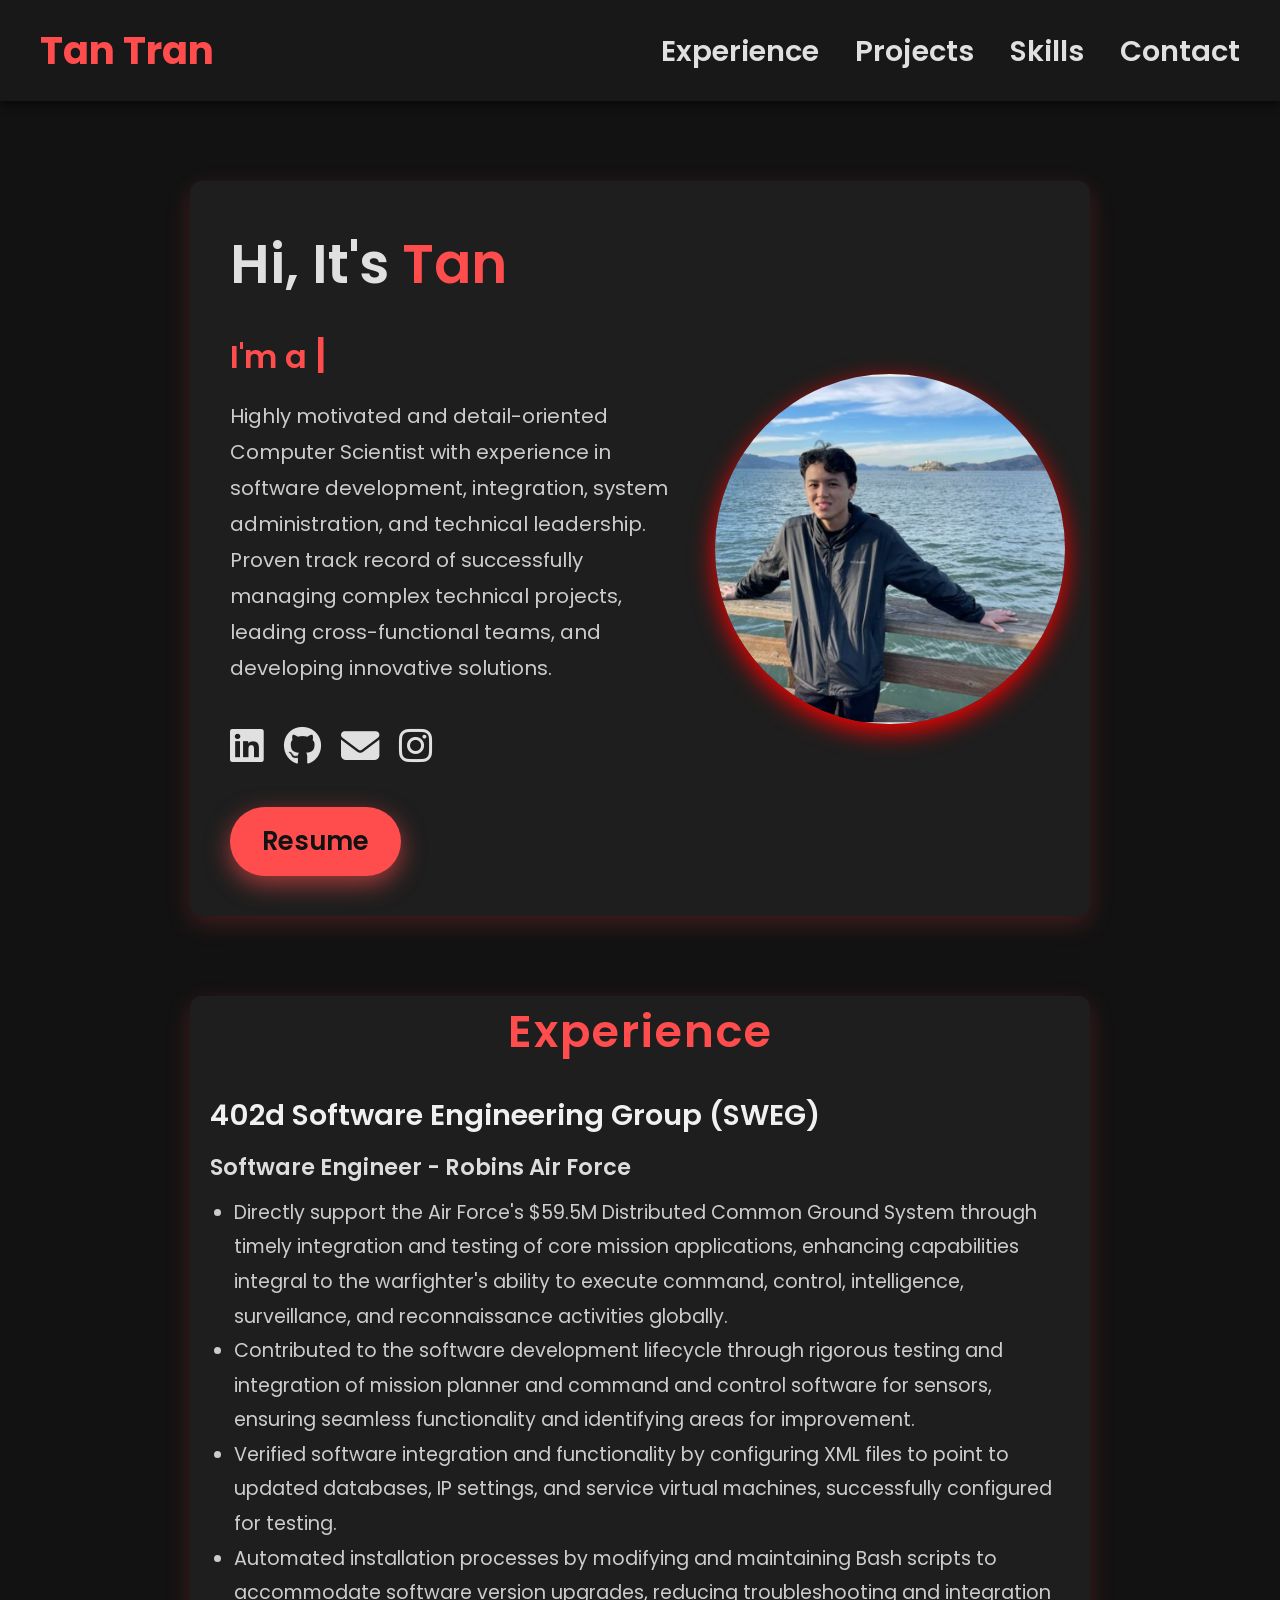
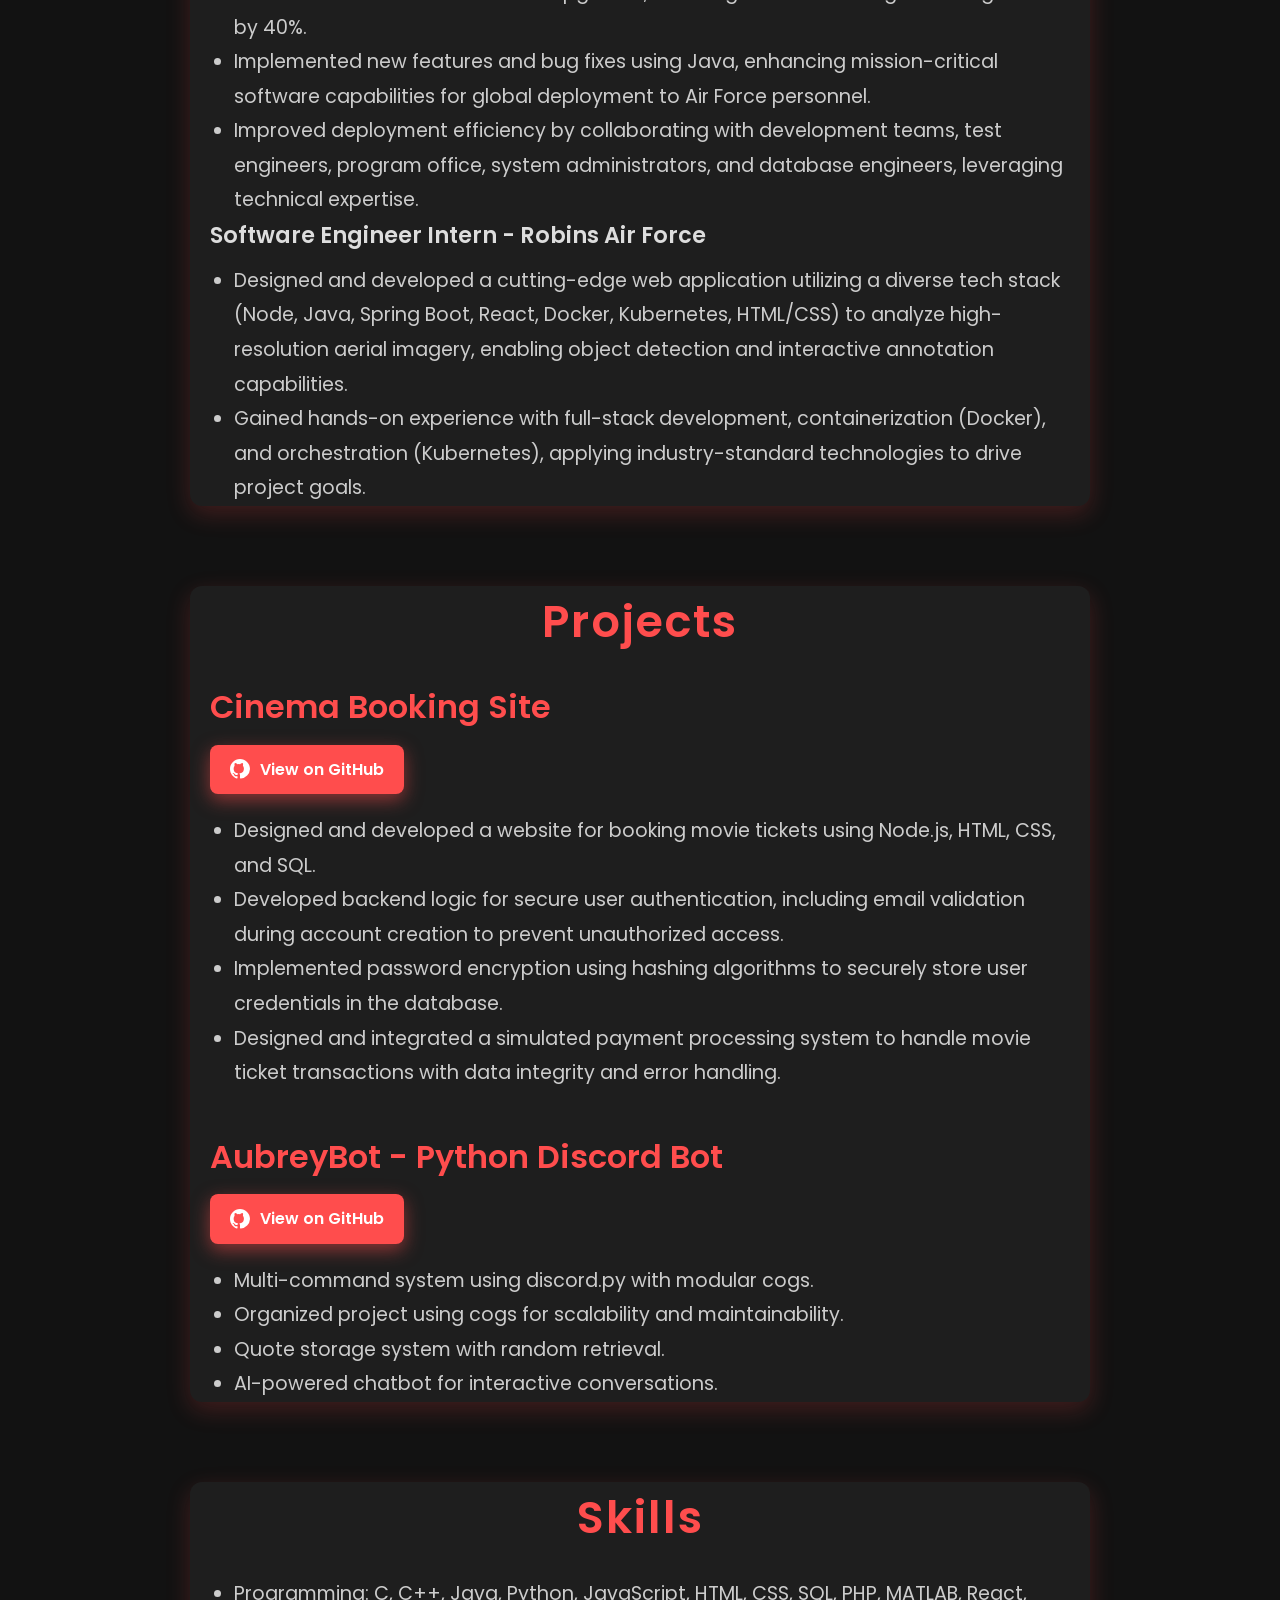
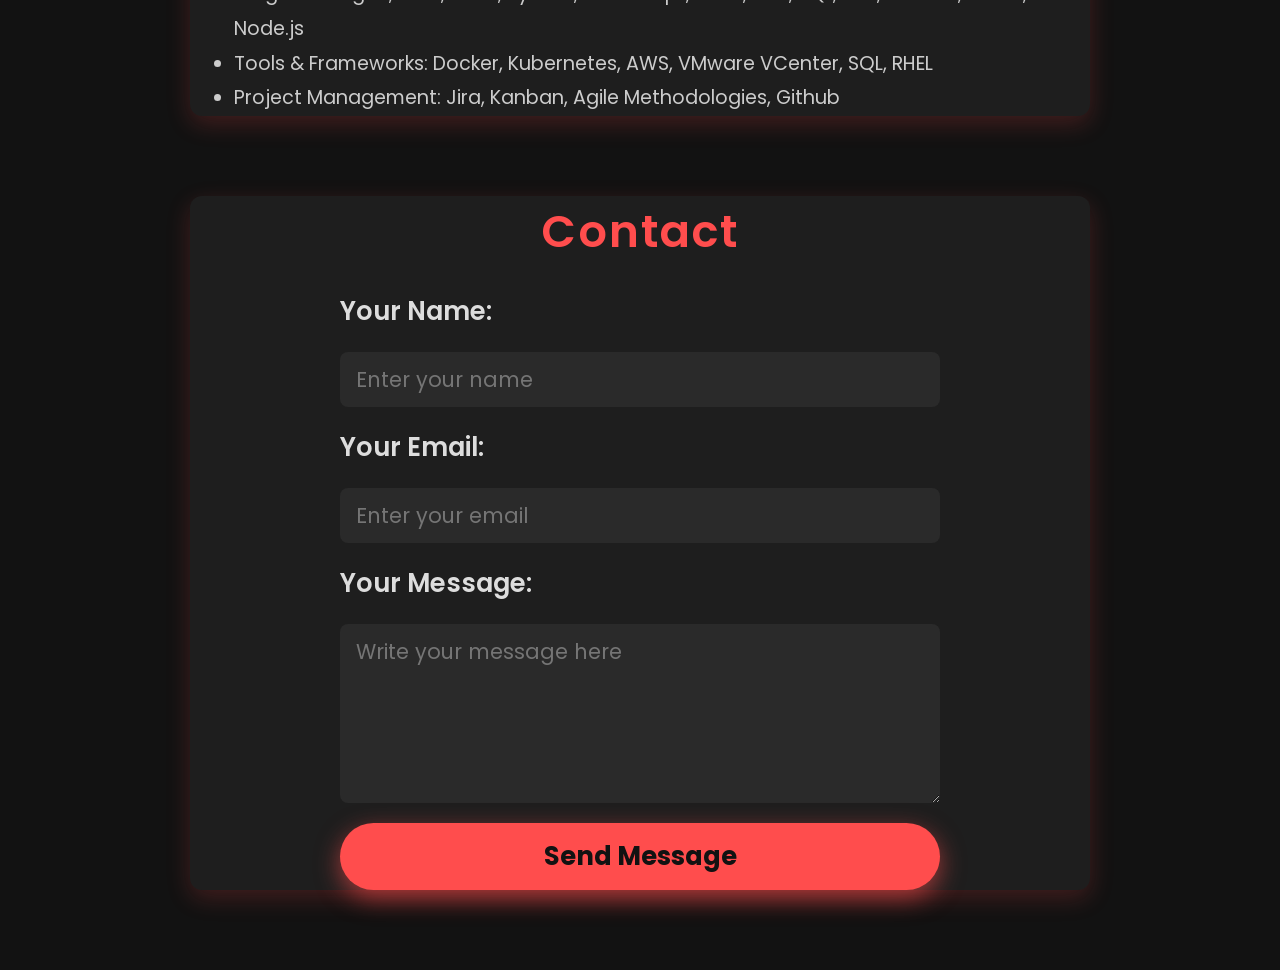
<file: index.html>
<!DOCTYPE html>
<html lang="en">
<head>
  <meta charset="UTF-8" />
  <meta name="viewport" content="width=device-width, initial-scale=1" />
  <title>Tan Tran Portfolio</title>

  <!-- Google Fonts -->
  <link
    href="https://fonts.googleapis.com/css2?family=Poppins:wght@300;400;600&display=swap"
    rel="stylesheet"
  />
  <!-- FontAwesome for icons -->
  <link
    rel="stylesheet"
    href="https://cdnjs.cloudflare.com/ajax/libs/font-awesome/6.5.2/css/all.min.css"
  />
  <!-- Your CSS -->
  <link rel="stylesheet" href="style.css" />
</head>
<body>
  <header>
    <a href="#" class="logo">Tan Tran</a>
    <nav>
      <a href="#experience">Experience</a>
      <a href="#projects">Projects</a>
      <a href="#skills">Skills</a>
      <a href="#contact">Contact</a>
    </nav>
  </header>

  <section id="home" class="home section">
    <div class="container home-content">
      <div class="home-text">
        <h1>
          Hi, It's <span>Tan</span>
        </h1>
        <h3 class="typing-text">I'm a <span id="typed-text"></span><span class="cursor">|</span></h3>
        <p>
          Highly motivated and detail-oriented Computer Scientist with
          experience in software development, integration, system
          administration, and technical leadership. Proven track record of
          successfully managing complex technical projects, leading
          cross-functional teams, and developing innovative solutions.
        </p>
        <div class="social-icons">
          <a
            href="https://www.linkedin.com/in/tan-tran-65a71a210/"
            target="_blank"
            ><i class="fa-brands fa-linkedin"></i
          ></a>
          <a href="https://github.com/Eightoo" target="_blank"
            ><i class="fa-brands fa-github"></i
          ></a>
          <a
            href="mailto:ttran6487@gmail.com?subject=Contact%20Me&body=Hi%20Tan,%20I%20would%20like%20to%20connect%20with%20you."
            ><i class="fa-solid fa-envelope"></i
          ></a>
          <a href="https://www.instagram.com/tantan8o/" target="_blank"
            ><i class="fa-brands fa-instagram"></i
          ></a>
        </div>
        <a href="tanResumeJuly2025.pdf" class="btn" download>Resume</a>
      </div>
      <div class="home-img">
        <img src="main2.jpg" alt="Tan Tran Portrait" />
      </div>
    </div>
  </section>

  <section id="experience" class="section">
    <div class="container">
      <h2>Experience</h2>
      <h4>402d Software Engineering Group (SWEG)</h4>
      <h5>Software Engineer - Robins Air Force</h5>
      <ul>
        <li>
          Directly support the Air Force's $59.5M Distributed Common Ground
          System through timely integration and testing of core mission
          applications, enhancing capabilities integral to the warfighter's
          ability to execute command, control, intelligence, surveillance,
          and reconnaissance activities globally.
        </li>
        <li>
          Contributed to the software development lifecycle through rigorous
          testing and integration of mission planner and command and control
          software for sensors, ensuring seamless functionality and identifying
          areas for improvement.
        </li>
        <li>
          Verified software integration and functionality by configuring XML
          files to point to updated databases, IP settings, and service virtual
          machines, successfully configured for testing.
        </li>
        <li>
          Automated installation processes by modifying and maintaining Bash
          scripts to accommodate software version upgrades, reducing
          troubleshooting and integration by 40%.
        </li>
        <li>
          Implemented new features and bug fixes using Java, enhancing
          mission-critical software capabilities for global deployment to Air
          Force personnel.
        </li>
        <li>
          Improved deployment efficiency by collaborating with development
          teams, test engineers, program office, system administrators, and
          database engineers, leveraging technical expertise.
        </li>
      </ul>

      <h5>Software Engineer Intern - Robins Air Force</h5>
      <ul>
        <li>
          Designed and developed a cutting-edge web application utilizing a
          diverse tech stack (Node, Java, Spring Boot, React, Docker,
          Kubernetes, HTML/CSS) to analyze high-resolution aerial imagery,
          enabling object detection and interactive annotation capabilities.
        </li>
        <li>
          Gained hands-on experience with full-stack development,
          containerization (Docker), and orchestration (Kubernetes), applying
          industry-standard technologies to drive project goals.
        </li>
      </ul>
    </div>
  </section>

  <section id="projects" class="section">
    <div class="container">
      <h2>Projects</h2>

      <div class="project">
        <h3>Cinema Booking Site</h3>
        <a
          href="https://github.com/Eightoo/TeamC1"
          target="_blank"
          class="github-btn"
          ><svg
            class="github-icon"
            xmlns="http://www.w3.org/2000/svg"
            width="20"
            height="20"
            fill="currentColor"
            viewBox="0 0 16 16"
          >
            <path
              d="M8 0C3.58 0 0 3.58 0 8c0 3.54 2.29 6.53 5.47 7.59.4.07.55-.17.55-.38
      0-.19-.01-.82-.01-1.49-2.01.37-2.53-.49-2.69-.94-.09-.23-.48-.94-.82-1.13-.28-.15-.68-.52
      -.01-.53.63-.01 1.08.58 1.23.82.72 1.21 1.87.87 2.33.66.07-.52.28-.87.51-1.07-1.78-.2-3.64
      -.89-3.64-3.95 0-.87.31-1.59.82-2.15-.08-.2-.36-1.02.08-2.12 0 0 .67-.21 2.2.82a7.62 7.62
      0 012 0c1.53-1.04 2.2-.82 2.2-.82.44 1.1.16 1.92.08 2.12.51.56.82 1.27.82 2.15 0 3.07-1.87
      3.75-3.65 3.95.29.25.54.73.54 1.48 0 1.07-.01 1.93-.01 2.2 0 .21.15.46.55.38A8.013 8.013 0 0016
      8c0-4.42-3.58-8-8-8z"
            />
          </svg>
          View on GitHub</a
        >
        <ul>
          <li>Designed and developed a website for booking movie tickets using Node.js, HTML, CSS, and SQL.</li>
          <li>Developed backend logic for secure user authentication, including email validation during account creation to prevent unauthorized access.</li>
          <li>Implemented password encryption using hashing algorithms to securely store user credentials in the database.</li>
          <li>Designed and integrated a simulated payment processing system to handle movie ticket transactions with data integrity and error handling.</li>
        </ul>
      </div>

      <div class="project">
        <h3>AubreyBot - Python Discord Bot</h3>
        <a
          href="https://github.com/Eightoo/aubreyBot/tree/main"
          target="_blank"
          class="github-btn"
          ><svg
            class="github-icon"
            xmlns="http://www.w3.org/2000/svg"
            width="20"
            height="20"
            fill="currentColor"
            viewBox="0 0 16 16"
          >
            <path
              d="M8 0C3.58 0 0 3.58 0 8c0 3.54 2.29 6.53 5.47 7.59.4.07.55-.17.55-.38
      0-.19-.01-.82-.01-1.49-2.01.37-2.53-.49-2.69-.94-.09-.23-.48-.94-.82-1.13-.28-.15-.68-.52
      -.01-.53.63-.01 1.08.58 1.23.82.72 1.21 1.87.87 2.33.66.07-.52.28-.87.51-1.07-1.78-.2-3.64
      -.89-3.64-3.95 0-.87.31-1.59.82-2.15-.08-.2-.36-1.02.08-2.12 0 0 .67-.21 2.2.82a7.62 7.62
      0 012 0c1.53-1.04 2.2-.82 2.2-.82.44 1.1.16 1.92.08 2.12.51.56.82 1.27.82 2.15 0 3.07-1.87
      3.75-3.65 3.95.29.25.54.73.54 1.48 0 1.07-.01 1.93-.01 2.2 0 .21.15.46.55.38A8.013 8.013 0 0016
      8c0-4.42-3.58-8-8-8z"
            />
          </svg>
          View on GitHub</a
        >
        <ul>
          <li>Multi-command system using discord.py with modular cogs.</li>
          <li>Organized project using cogs for scalability and maintainability.</li>
          <li>Quote storage system with random retrieval.</li>
          <li>AI-powered chatbot for interactive conversations.</li>
        </ul>
      </div>
    </div>
  </section>

  <section id="skills" class="section">
    <div class="container">
      <h2>Skills</h2>
      <ul>
        <li>
          Programming: C, C++, Java, Python, JavaScript, HTML, CSS, SQL, PHP,
          MATLAB, React, Node.js
        </li>
        <li>Tools & Frameworks: Docker, Kubernetes, AWS, VMware VCenter, SQL, RHEL</li>
        <li>Project Management: Jira, Kanban, Agile Methodologies, Github</li>
      </ul>
    </div>
  </section>

  <section id="contact" class="section">
    <div class="container">
      <h2>Contact</h2>
      <form action="https://formspree.io/f/mnnzqzod" method="POST">
        <label for="name">Your Name:</label>
        <input type="text" id="name" name="name" placeholder="Enter your name" required />

        <label for="email">Your Email:</label>
        <input
          type="email"
          id="email"
          name="email"
          placeholder="Enter your email"
          required
        />

        <label for="message">Your Message:</label>
        <textarea
          id="message"
          name="message"
          placeholder="Write your message here"
          rows="5"
          required
        ></textarea>

        <button type="submit" class="btn">Send Message</button>
      </form>
    </div>
  </section>

  <script>
        const roles = [
            "Software Engineer",
            "Software Integrator",
            "Test Operator",
            "System Administrator",
            "Tech Enthusiast",
            "Pickleball Player"
        ];

        const typedTextSpan = document.getElementById("typed-text");
        const cursorSpan = document.querySelector(".cursor");

        const typingDelay = 120;
        const erasingDelay = 80;
        const newTextDelay = 2000;
        let roleIndex = 0;
        let charIndex = 0;

        function type() {
            if (charIndex < roles[roleIndex].length) {
                typedTextSpan.textContent += roles[roleIndex].charAt(charIndex);
                charIndex++;
                setTimeout(type, typingDelay);
            } else {
                setTimeout(erase, newTextDelay);
            }
        }

        function erase() {
            if (charIndex > 0) {
                typedTextSpan.textContent = roles[roleIndex].substring(0, charIndex - 1);
                charIndex--;
                setTimeout(erase, erasingDelay);
            } else {
                roleIndex++;
                if (roleIndex >= roles.length) roleIndex = 0;
                setTimeout(type, typingDelay + 500);
            }
        }

        document.addEventListener("DOMContentLoaded", function () {
            if (roles.length) setTimeout(type, newTextDelay + 250);
        });

        setInterval(() => {
            cursorSpan.style.opacity = cursorSpan.style.opacity === "0" ? "1" : "0";
        }, 500);
    </script>

</body>
</html>
</file>
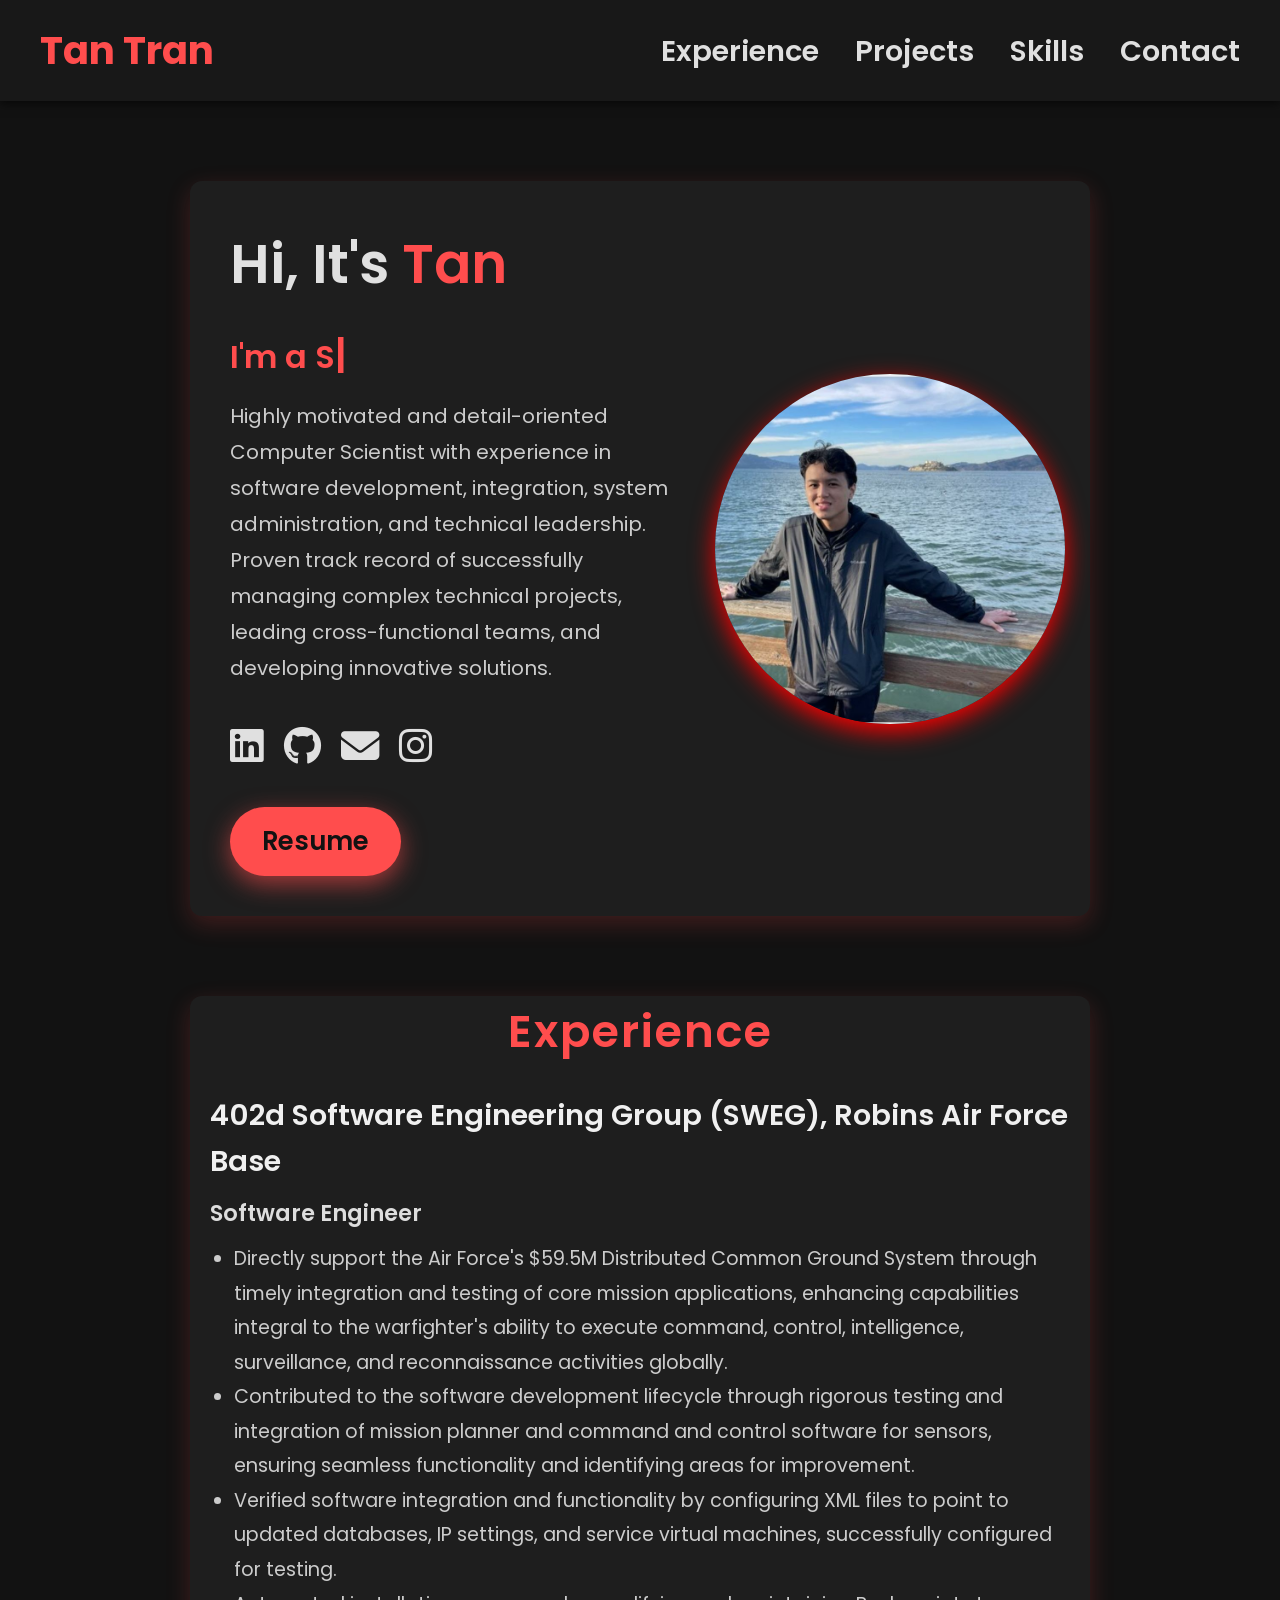
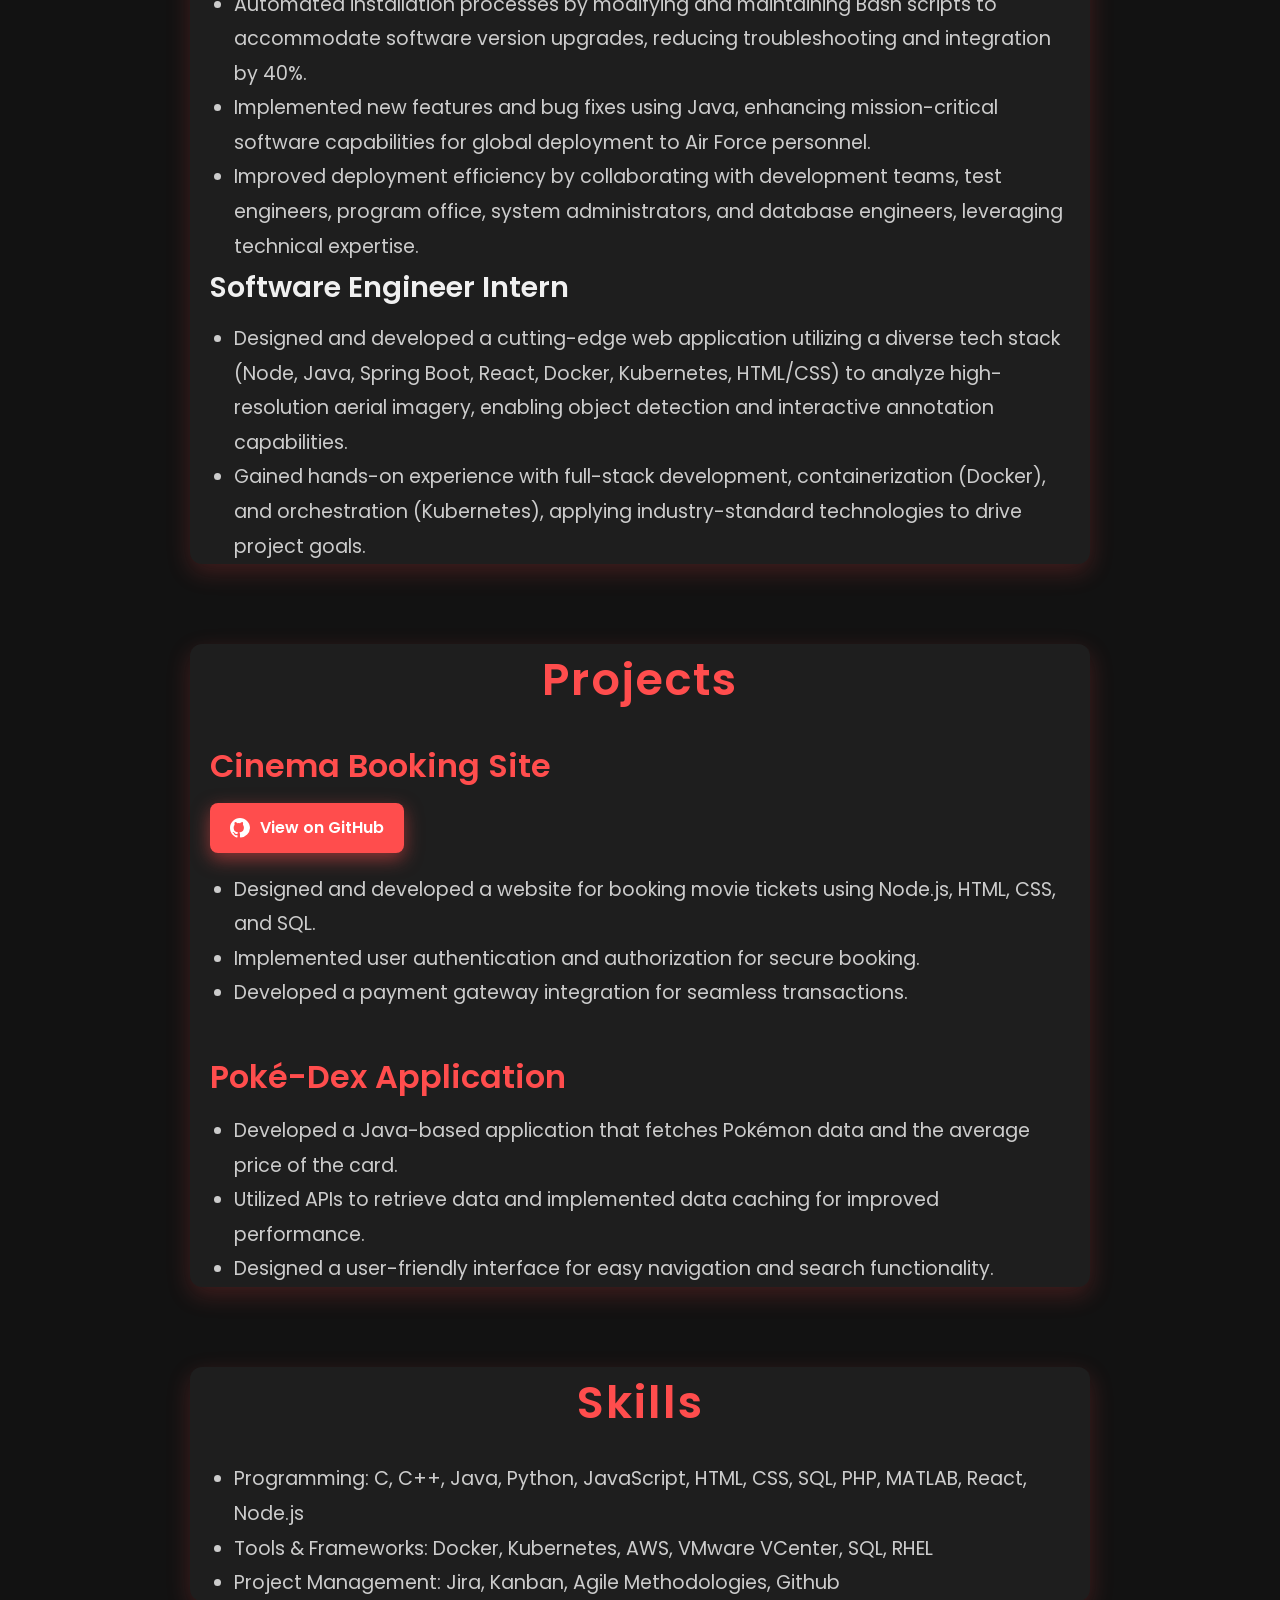
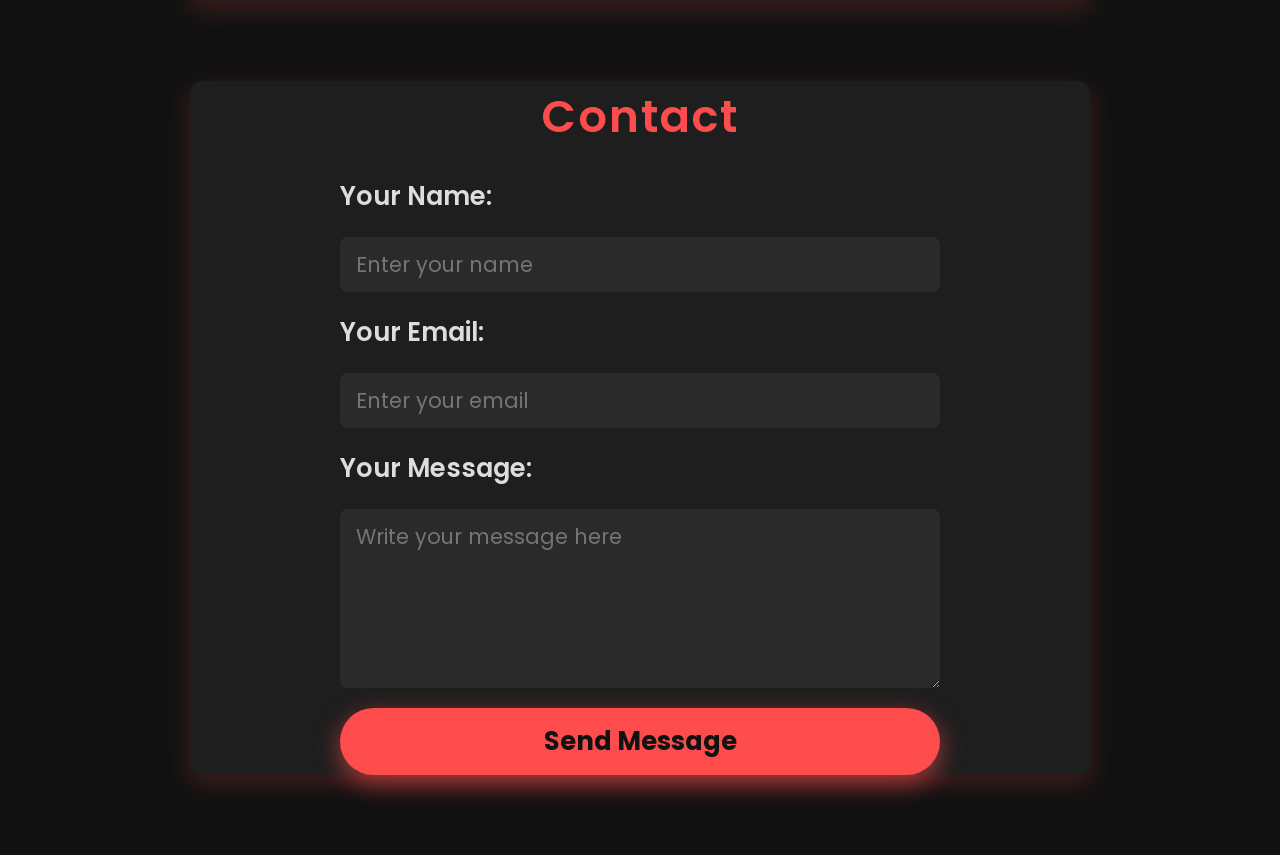
<file: tan-portfolio/index.html>
<!DOCTYPE html>
<html lang="en">
<head>
  <meta charset="UTF-8" />
  <meta name="viewport" content="width=device-width, initial-scale=1" />
  <title>Tan Tran Portfolio</title>

  <!-- Google Fonts -->
  <link
    href="https://fonts.googleapis.com/css2?family=Poppins:wght@300;400;600&display=swap"
    rel="stylesheet"
  />
  <!-- FontAwesome for icons -->
  <link
    rel="stylesheet"
    href="https://cdnjs.cloudflare.com/ajax/libs/font-awesome/6.5.2/css/all.min.css"
  />
  <!-- Your CSS -->
  <link rel="stylesheet" href="style.css" />
</head>
<body>
  <header>
    <a href="#" class="logo">Tan Tran</a>
    <nav>
      <a href="#experience">Experience</a>
      <a href="#projects">Projects</a>
      <a href="#skills">Skills</a>
      <a href="#contact">Contact</a>
    </nav>
  </header>

  <section id="home" class="home section">
    <div class="container home-content">
      <div class="home-text">
        <h1>
          Hi, It's <span>Tan</span>
        </h1>
        <h3 class="typing-text">I'm a <span id="typed-text"></span><span class="cursor">|</span></h3>
        <p>
          Highly motivated and detail-oriented Computer Scientist with
          experience in software development, integration, system
          administration, and technical leadership. Proven track record of
          successfully managing complex technical projects, leading
          cross-functional teams, and developing innovative solutions.
        </p>
        <div class="social-icons">
          <a
            href="https://www.linkedin.com/in/tan-tran-65a71a210/"
            target="_blank"
            ><i class="fa-brands fa-linkedin"></i
          ></a>
          <a href="https://github.com/Eightoo" target="_blank"
            ><i class="fa-brands fa-github"></i
          ></a>
          <a
            href="mailto:ttran6487@gmail.com?subject=Contact%20Me&body=Hi%20Tan,%20I%20would%20like%20to%20connect%20with%20you."
            ><i class="fa-solid fa-envelope"></i
          ></a>
          <a href="https://www.instagram.com/tantan8o/" target="_blank"
            ><i class="fa-brands fa-instagram"></i
          ></a>
        </div>
        <a href="tanResumeJuly2025.pdf" class="btn" download>Resume</a>
      </div>
      <div class="home-img">
        <img src="main2.jpg" alt="Tan Tran Portrait" />
      </div>
    </div>
  </section>

  <section id="experience" class="section">
    <div class="container">
      <h2>Experience</h2>
      <h4>402d Software Engineering Group (SWEG), Robins Air Force Base</h4>
      <h5>Software Engineer</h5>
      <ul>
        <li>
          Directly support the Air Force's $59.5M Distributed Common Ground
          System through timely integration and testing of core mission
          applications, enhancing capabilities integral to the warfighter's
          ability to execute command, control, intelligence, surveillance,
          and reconnaissance activities globally.
        </li>
        <li>
          Contributed to the software development lifecycle through rigorous
          testing and integration of mission planner and command and control
          software for sensors, ensuring seamless functionality and identifying
          areas for improvement.
        </li>
        <li>
          Verified software integration and functionality by configuring XML
          files to point to updated databases, IP settings, and service virtual
          machines, successfully configured for testing.
        </li>
        <li>
          Automated installation processes by modifying and maintaining Bash
          scripts to accommodate software version upgrades, reducing
          troubleshooting and integration by 40%.
        </li>
        <li>
          Implemented new features and bug fixes using Java, enhancing
          mission-critical software capabilities for global deployment to Air
          Force personnel.
        </li>
        <li>
          Improved deployment efficiency by collaborating with development
          teams, test engineers, program office, system administrators, and
          database engineers, leveraging technical expertise.
        </li>
      </ul>

      <h4>Software Engineer Intern</h4>
      <ul>
        <li>
          Designed and developed a cutting-edge web application utilizing a
          diverse tech stack (Node, Java, Spring Boot, React, Docker,
          Kubernetes, HTML/CSS) to analyze high-resolution aerial imagery,
          enabling object detection and interactive annotation capabilities.
        </li>
        <li>
          Gained hands-on experience with full-stack development,
          containerization (Docker), and orchestration (Kubernetes), applying
          industry-standard technologies to drive project goals.
        </li>
      </ul>
    </div>
  </section>

  <section id="projects" class="section">
    <div class="container">
      <h2>Projects</h2>

      <div class="project">
        <h3>Cinema Booking Site</h3>
        <a
          href="https://github.com/Eightoo/TeamC1"
          target="_blank"
          class="github-btn"
          ><svg
            class="github-icon"
            xmlns="http://www.w3.org/2000/svg"
            width="20"
            height="20"
            fill="currentColor"
            viewBox="0 0 16 16"
          >
            <path
              d="M8 0C3.58 0 0 3.58 0 8c0 3.54 2.29 6.53 5.47 7.59.4.07.55-.17.55-.38
      0-.19-.01-.82-.01-1.49-2.01.37-2.53-.49-2.69-.94-.09-.23-.48-.94-.82-1.13-.28-.15-.68-.52
      -.01-.53.63-.01 1.08.58 1.23.82.72 1.21 1.87.87 2.33.66.07-.52.28-.87.51-1.07-1.78-.2-3.64
      -.89-3.64-3.95 0-.87.31-1.59.82-2.15-.08-.2-.36-1.02.08-2.12 0 0 .67-.21 2.2.82a7.62 7.62
      0 012 0c1.53-1.04 2.2-.82 2.2-.82.44 1.1.16 1.92.08 2.12.51.56.82 1.27.82 2.15 0 3.07-1.87
      3.75-3.65 3.95.29.25.54.73.54 1.48 0 1.07-.01 1.93-.01 2.2 0 .21.15.46.55.38A8.013 8.013 0 0016
      8c0-4.42-3.58-8-8-8z"
            />
          </svg>
          View on GitHub</a
        >
        <ul>
          <li>Designed and developed a website for booking movie tickets using Node.js, HTML, CSS, and SQL.</li>
          <li>Implemented user authentication and authorization for secure booking.</li>
          <li>Developed a payment gateway integration for seamless transactions.</li>
        </ul>
      </div>

      <div class="project">
        <h3>Poké-Dex Application</h3>
        <ul>
          <li>Developed a Java-based application that fetches Pokémon data and the average price of the card.</li>
          <li>Utilized APIs to retrieve data and implemented data caching for improved performance.</li>
          <li>Designed a user-friendly interface for easy navigation and search functionality.</li>
        </ul>
      </div>
    </div>
  </section>

  <section id="skills" class="section">
    <div class="container">
      <h2>Skills</h2>
      <ul>
        <li>
          Programming: C, C++, Java, Python, JavaScript, HTML, CSS, SQL, PHP,
          MATLAB, React, Node.js
        </li>
        <li>Tools & Frameworks: Docker, Kubernetes, AWS, VMware VCenter, SQL, RHEL</li>
        <li>Project Management: Jira, Kanban, Agile Methodologies, Github</li>
      </ul>
    </div>
  </section>

  <section id="contact" class="section">
    <div class="container">
      <h2>Contact</h2>
      <form action="https://formspree.io/f/mnnzqzod" method="POST">
        <label for="name">Your Name:</label>
        <input type="text" id="name" name="name" placeholder="Enter your name" required />

        <label for="email">Your Email:</label>
        <input
          type="email"
          id="email"
          name="email"
          placeholder="Enter your email"
          required
        />

        <label for="message">Your Message:</label>
        <textarea
          id="message"
          name="message"
          placeholder="Write your message here"
          rows="5"
          required
        ></textarea>

        <button type="submit" class="btn">Send Message</button>
      </form>
    </div>
  </section>

  <script>
        const roles = [
            "Software Engineer",
            "Software Integrator",
            "Test Operator",
            "System Administrator",
            "Tech Enthusiast",
            "Pickleball Player"
        ];

        const typedTextSpan = document.getElementById("typed-text");
        const cursorSpan = document.querySelector(".cursor");

        const typingDelay = 120;
        const erasingDelay = 80;
        const newTextDelay = 2000;
        let roleIndex = 0;
        let charIndex = 0;

        function type() {
            if (charIndex < roles[roleIndex].length) {
                typedTextSpan.textContent += roles[roleIndex].charAt(charIndex);
                charIndex++;
                setTimeout(type, typingDelay);
            } else {
                setTimeout(erase, newTextDelay);
            }
        }

        function erase() {
            if (charIndex > 0) {
                typedTextSpan.textContent = roles[roleIndex].substring(0, charIndex - 1);
                charIndex--;
                setTimeout(erase, erasingDelay);
            } else {
                roleIndex++;
                if (roleIndex >= roles.length) roleIndex = 0;
                setTimeout(type, typingDelay + 500);
            }
        }

        document.addEventListener("DOMContentLoaded", function () {
            if (roles.length) setTimeout(type, newTextDelay + 250);
        });

        setInterval(() => {
            cursorSpan.style.opacity = cursorSpan.style.opacity === "0" ? "1" : "0";
        }, 500);
    </script>

</body>
</html>
</file>
<file: style.css>
/* Import Poppins font */
@import url('https://fonts.googleapis.com/css2?family=Poppins:wght@300;400;600&display=swap');

* {
  margin: 0;
  padding: 0;
  box-sizing: border-box;
  font-family: 'Poppins', sans-serif;
}

html {
  scroll-padding-top: 150px; /* adjust to match your navbar height */
}

body {
  background-color: #121212;
  color: #e0e0e0;
  min-height: 100vh;
  line-height: 1.6;
  overflow-x: hidden;
  scroll-behavior: smooth;
}

header {
  position: sticky;
  top: 0;
  background: #181818;
  padding: 20px 40px;
  display: flex;
  justify-content: space-between;
  align-items: center;
  box-shadow: 0 2px 10px rgba(0, 0, 0, 0.7);
  z-index: 1000;
}

.logo {
  font-weight: 700;
  font-size: 2.4rem;
  color: #ff4d4d;
  text-decoration: none;
  cursor: pointer;
  transition: transform 0.3s ease;
}

.logo:hover {
  transform: scale(1.1);
}

nav a {
  color: #e0e0e0;
  text-decoration: none;
  font-weight: 600;
  margin-left: 32px;
  font-size: 1.8rem;
  transition: color 0.3s ease;
}

nav a:hover {
  color: #ff4d4d;
}

.section {
  max-width: 900px;
  margin: 80px auto;
  padding: 0 20px;
  background-color: #1e1e1e;
  border-radius: 12px;
  box-shadow: 0 8px 24px rgba(255, 77, 77, 0.2);
}

h1,
h2,
h3,
h4,
h5 {
  font-weight: 600;
}

h1 {
  font-size: 3.4rem;
  margin-bottom: 1rem;
}

h1 span {
  color: #ff4d4d;
}

h2 {
  font-size: 2.8rem;
  margin-bottom: 24px;
  text-align: center;
  color: #ff4d4d;
  letter-spacing: 2px;
}

h3 {
  font-size: 2rem;
  margin-bottom: 12px;
  color: #ff4d4d;
}

h4 {
  font-size: 1.8rem;
  margin-bottom: 12px;
  color: #f0f0f0;
}

h5 {
  font-size: 1.4rem;
  margin-bottom: 10px;
  color: #ddd;
}

.home-content {
  display: flex;
  flex-wrap: wrap;
  align-items: center;
  justify-content: space-between;
  gap: 40px;
  padding: 40px 20px;
}

.home-text {
  flex: 1 1 400px;
  max-width: 550px;
}

.home-text p {
  font-size: 1.25rem;
  line-height: 1.8;
  margin-bottom: 30px;
  color: #ccc;
}

.home-img {
  /* this is for shou pic
  flex: 1 1 300px;
  max-width: 320px;
  text-align: center;
  */
  flex: 1 1 300px;
  max-width: 320px;
  text-align: center;
  display: flex;
  justify-content: center;
  align-items: center;
  padding: 1rem;
}

.home-img img {
  /* this is for shou pic
  width: 100%;
  border-radius: 50%;
  box-shadow: 0 0 25px 8px rgba(255, 77, 77, 0.5);
  transition: transform 0.3s ease, box-shadow 0.3s ease;
  cursor: pointer;
  */
  width: 350px;
  height: 350px;
  border-radius: 50%;
  object-fit: cover;
  box-shadow: 0 8px 24px red;
  transition: transform 0.3s ease, box-shadow 0.3s ease;
}

.home-img img:hover {
  /* this is for shou pic
  transform: scale(1.05);
  box-shadow: 0 0 40px 12px rgba(255, 77, 77, 0.8);
  */
  transform: scale(1.03);
  box-shadow: 0 12px 32px red;
}

.social-icons {
  display: flex;
  gap: 20px;
  margin-bottom: 30px;
}

.social-icons a {
  color: #e0e0e0;
  font-size: 2.4rem;
  transition: color 0.3s ease;
}

.social-icons a:hover {
  color: #ff4d4d;
}

.btn {
  display: inline-block;
  background-color: #ff4d4d;
  color: #121212;
  padding: 14px 32px;
  border-radius: 40px;
  font-weight: 600;
  font-size: 1.6rem;
  text-decoration: none;
  box-shadow: 0 8px 25px rgba(255, 77, 77, 0.6);
  transition: background-color 0.3s ease, transform 0.3s ease;
}

.btn:hover {
  background-color: #e04343;
  transform: translateY(-3px);
  box-shadow: 0 10px 30px rgba(224, 67, 67, 0.8);
}

/* Cursor style for typing animation */
.cursor {
  font-weight: 600;
  font-size: 2.4rem;
  color: var(--accent-color);
  user-select: none;
  /* blinking handled by JS */
}

ul {
  list-style-type: disc;
  padding-left: 1.5rem;
  color: #ccc;
  font-size: 1.2rem;
  line-height: 1.8;
}

.project {
  margin-bottom: 40px;
}

.github-btn {
  display: inline-flex;
  align-items: center;
  gap: 10px;
  padding: 12px 20px;
  background-color: #ff4d4d;
  color: white;
  font-weight: 600;
  border-radius: 8px;
  text-decoration: none;
  box-shadow: 0 6px 18px rgba(255, 77, 77, 0.5);
  transition: background-color 0.3s ease, transform 0.2s ease;
  margin-bottom: 20px;
}

.github-btn:hover {
  background-color: #e04343;
  transform: translateY(-2px);
  box-shadow: 0 8px 25px rgba(224, 67, 67, 0.8);
}

.github-icon {
  fill: currentColor;
  width: 20px;
  height: 20px;
}

form {
  display: flex;
  flex-direction: column;
  gap: 20px;
  max-width: 600px;
  margin: 0 auto;
}

label {
  font-size: 1.6rem;
  font-weight: 600;
  color: #ddd;
}

input,
textarea {
  padding: 12px 16px;
  border-radius: 8px;
  border: none;
  font-size: 1.3rem;
  background-color: #2a2a2a;
  color: #e0e0e0;
  resize: vertical;
  outline: none;
  transition: background-color 0.3s ease;
}

input:focus,
textarea:focus {
  background-color: #404040;
}

button.btn {
  background-color: #ff4d4d;
  color: #121212;
  font-weight: 700;
  font-size: 1.6rem;
  cursor: pointer;
  border: none;
  border-radius: 40px;
  padding: 14px 32px;
  transition: background-color 0.3s ease;
}

button.btn:hover {
  background-color: #e04343;
}

/* Responsive */
@media (max-width: 900px) {
  .home-content {
    flex-direction: column;
    align-items: center;
  }

  nav {
    display: flex;
    flex-wrap: wrap;
    justify-content: center;
    gap: 16px;
  }

  nav a {
    margin-left: 0;
    font-size: 1.6rem;
  }
}
</file>
<file: tan-portfolio/style.css>
/* Import Poppins font */
@import url('https://fonts.googleapis.com/css2?family=Poppins:wght@300;400;600&display=swap');

* {
  margin: 0;
  padding: 0;
  box-sizing: border-box;
  font-family: 'Poppins', sans-serif;
}

body {
  background-color: #121212;
  color: #e0e0e0;
  min-height: 100vh;
  line-height: 1.6;
  overflow-x: hidden;
  scroll-behavior: smooth;
}

header {
  position: sticky;
  top: 0;
  background: #181818;
  padding: 20px 40px;
  display: flex;
  justify-content: space-between;
  align-items: center;
  box-shadow: 0 2px 10px rgba(0, 0, 0, 0.7);
  z-index: 1000;
}

.logo {
  font-weight: 700;
  font-size: 2.4rem;
  color: #ff4d4d;
  text-decoration: none;
  cursor: pointer;
  transition: transform 0.3s ease;
}

.logo:hover {
  transform: scale(1.1);
}

nav a {
  color: #e0e0e0;
  text-decoration: none;
  font-weight: 600;
  margin-left: 32px;
  font-size: 1.8rem;
  transition: color 0.3s ease;
}

nav a:hover {
  color: #ff4d4d;
}

.section {
  max-width: 900px;
  margin: 80px auto;
  padding: 0 20px;
  background-color: #1e1e1e;
  border-radius: 12px;
  box-shadow: 0 8px 24px rgba(255, 77, 77, 0.2);
}

h1,
h2,
h3,
h4,
h5 {
  font-weight: 600;
}

h1 {
  font-size: 3.4rem;
  margin-bottom: 1rem;
}

h1 span {
  color: #ff4d4d;
}

h2 {
  font-size: 2.8rem;
  margin-bottom: 24px;
  text-align: center;
  color: #ff4d4d;
  letter-spacing: 2px;
}

h3 {
  font-size: 2rem;
  margin-bottom: 12px;
  color: #ff4d4d;
}

h4 {
  font-size: 1.8rem;
  margin-bottom: 12px;
  color: #f0f0f0;
}

h5 {
  font-size: 1.4rem;
  margin-bottom: 10px;
  color: #ddd;
}

.home-content {
  display: flex;
  flex-wrap: wrap;
  align-items: center;
  justify-content: space-between;
  gap: 40px;
  padding: 40px 20px;
}

.home-text {
  flex: 1 1 400px;
  max-width: 550px;
}

.home-text p {
  font-size: 1.25rem;
  line-height: 1.8;
  margin-bottom: 30px;
  color: #ccc;
}

.home-img {
  /* this is for shou pic
  flex: 1 1 300px;
  max-width: 320px;
  text-align: center;
  */
  flex: 1 1 300px;
  max-width: 320px;
  text-align: center;
  display: flex;
  justify-content: center;
  align-items: center;
  padding: 1rem;
}

.home-img img {
  /* this is for shou pic
  width: 100%;
  border-radius: 50%;
  box-shadow: 0 0 25px 8px rgba(255, 77, 77, 0.5);
  transition: transform 0.3s ease, box-shadow 0.3s ease;
  cursor: pointer;
  */
  width: 350px;
  height: 350px;
  border-radius: 50%;
  object-fit: cover;
  box-shadow: 0 8px 24px red;
  transition: transform 0.3s ease, box-shadow 0.3s ease;
}

.home-img img:hover {
  /* this is for shou pic
  transform: scale(1.05);
  box-shadow: 0 0 40px 12px rgba(255, 77, 77, 0.8);
  */
  transform: scale(1.03);
  box-shadow: 0 12px 32px red;
}

.social-icons {
  display: flex;
  gap: 20px;
  margin-bottom: 30px;
}

.social-icons a {
  color: #e0e0e0;
  font-size: 2.4rem;
  transition: color 0.3s ease;
}

.social-icons a:hover {
  color: #ff4d4d;
}

.btn {
  display: inline-block;
  background-color: #ff4d4d;
  color: #121212;
  padding: 14px 32px;
  border-radius: 40px;
  font-weight: 600;
  font-size: 1.6rem;
  text-decoration: none;
  box-shadow: 0 8px 25px rgba(255, 77, 77, 0.6);
  transition: background-color 0.3s ease, transform 0.3s ease;
}

.btn:hover {
  background-color: #e04343;
  transform: translateY(-3px);
  box-shadow: 0 10px 30px rgba(224, 67, 67, 0.8);
}

/* Cursor style for typing animation */
.cursor {
  font-weight: 600;
  font-size: 2.4rem;
  color: var(--accent-color);
  user-select: none;
  /* blinking handled by JS */
}

ul {
  list-style-type: disc;
  padding-left: 1.5rem;
  color: #ccc;
  font-size: 1.2rem;
  line-height: 1.8;
}

.project {
  margin-bottom: 40px;
}

.github-btn {
  display: inline-flex;
  align-items: center;
  gap: 10px;
  padding: 12px 20px;
  background-color: #ff4d4d;
  color: white;
  font-weight: 600;
  border-radius: 8px;
  text-decoration: none;
  box-shadow: 0 6px 18px rgba(255, 77, 77, 0.5);
  transition: background-color 0.3s ease, transform 0.2s ease;
  margin-bottom: 20px;
}

.github-btn:hover {
  background-color: #e04343;
  transform: translateY(-2px);
  box-shadow: 0 8px 25px rgba(224, 67, 67, 0.8);
}

.github-icon {
  fill: currentColor;
  width: 20px;
  height: 20px;
}

form {
  display: flex;
  flex-direction: column;
  gap: 20px;
  max-width: 600px;
  margin: 0 auto;
}

label {
  font-size: 1.6rem;
  font-weight: 600;
  color: #ddd;
}

input,
textarea {
  padding: 12px 16px;
  border-radius: 8px;
  border: none;
  font-size: 1.3rem;
  background-color: #2a2a2a;
  color: #e0e0e0;
  resize: vertical;
  outline: none;
  transition: background-color 0.3s ease;
}

input:focus,
textarea:focus {
  background-color: #404040;
}

button.btn {
  background-color: #ff4d4d;
  color: #121212;
  font-weight: 700;
  font-size: 1.6rem;
  cursor: pointer;
  border: none;
  border-radius: 40px;
  padding: 14px 32px;
  transition: background-color 0.3s ease;
}

button.btn:hover {
  background-color: #e04343;
}

/* Responsive */
@media (max-width: 900px) {
  .home-content {
    flex-direction: column;
    align-items: center;
  }

  nav {
    display: flex;
    flex-wrap: wrap;
    justify-content: center;
    gap: 16px;
  }

  nav a {
    margin-left: 0;
    font-size: 1.6rem;
  }
}
</file>
